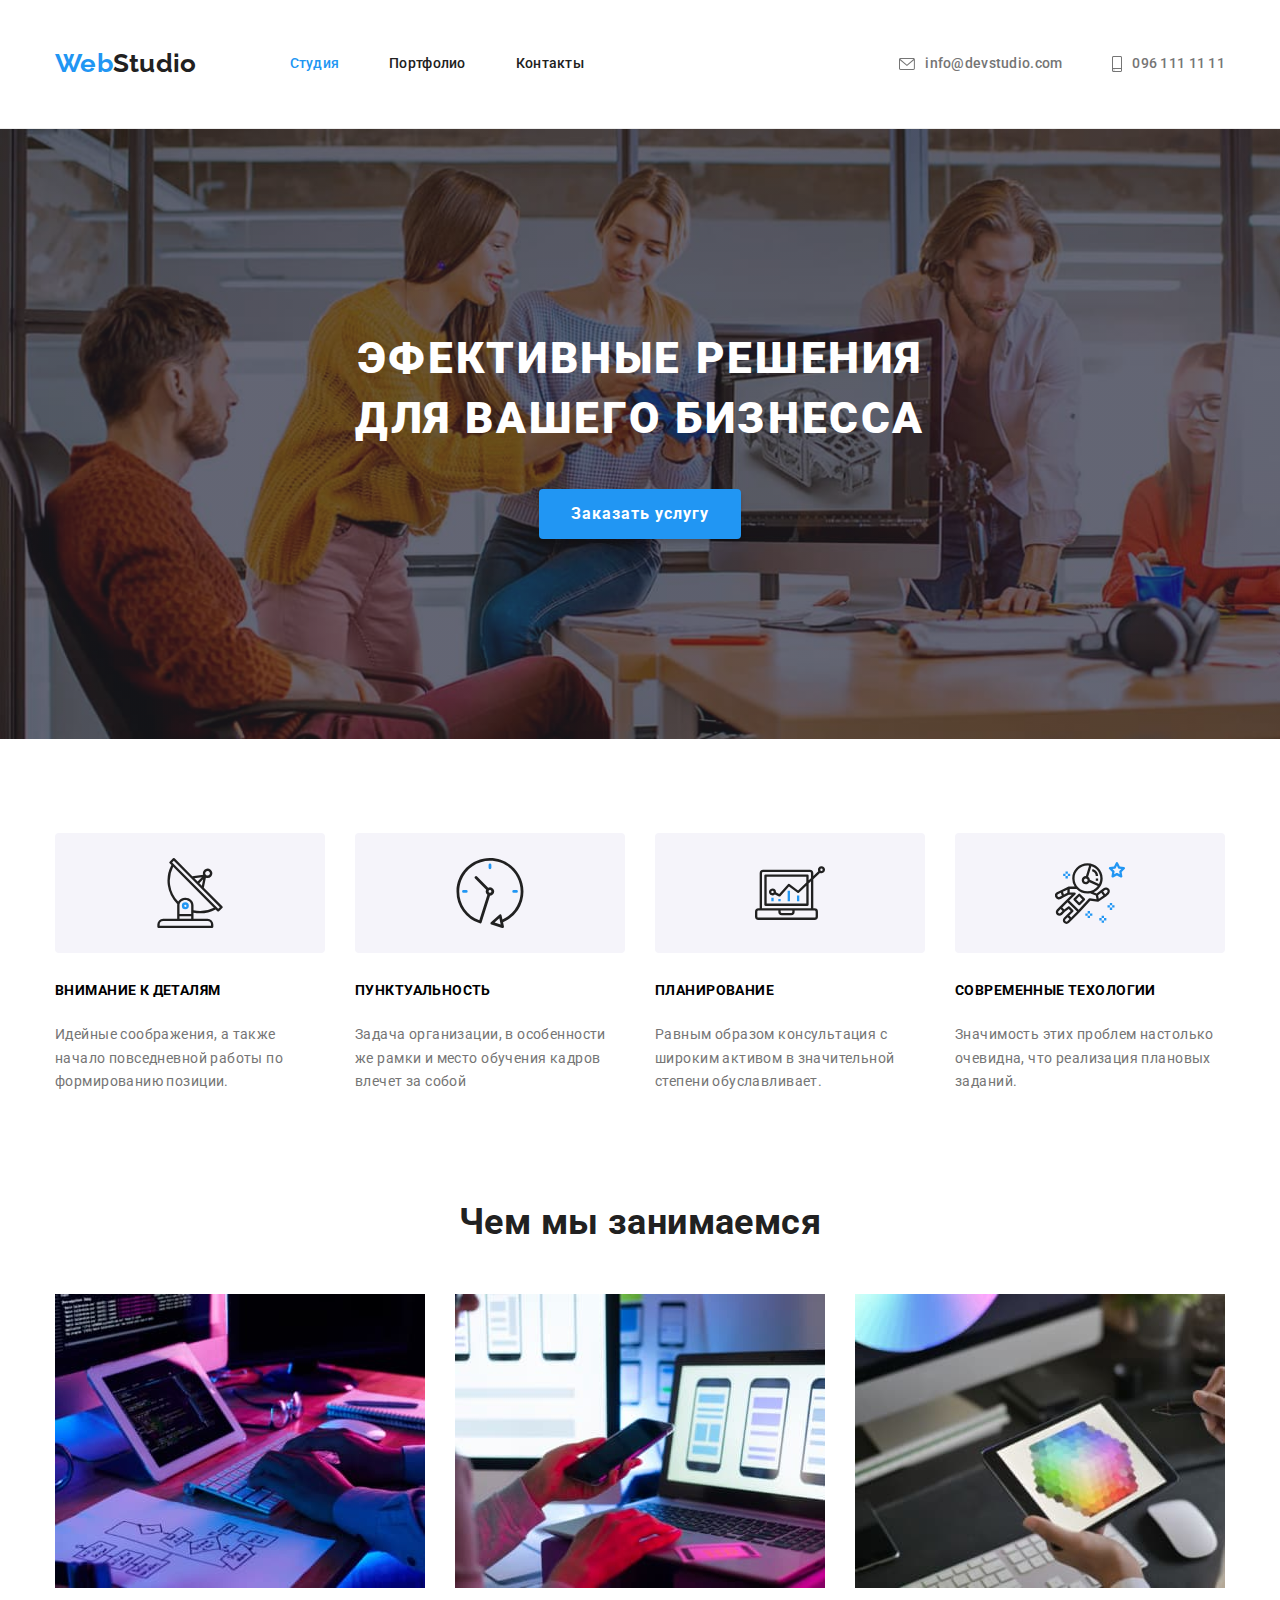
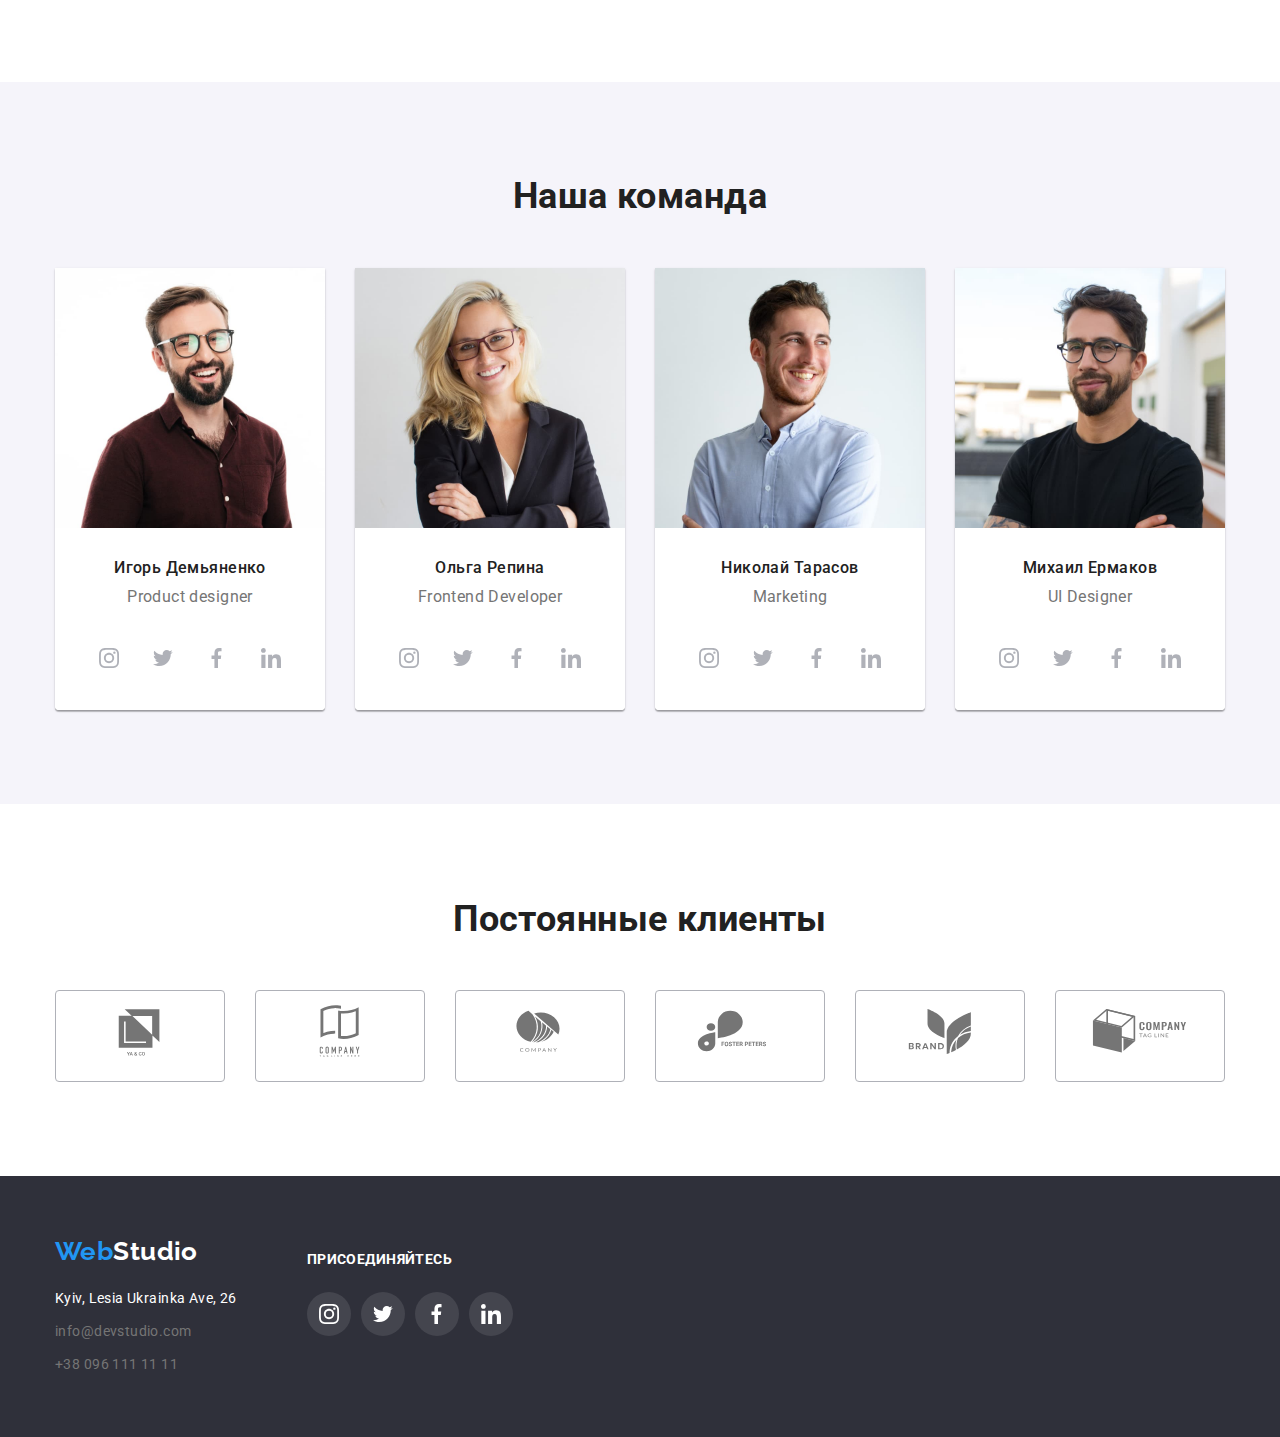
<file: index.html>
<!DOCTYPE html>
<html lang="ru">

<head>
  <meta charset="UTF-8" />
  <meta http-equiv="X-UA-Compatible" content="IE=edge" />
  <meta name="viewport" content="width=device-width, initial-scale=1.0" />
  <title>Document</title>
  <link rel="stylesheet"
    href="https://cdnjs.cloudflare.com/ajax/libs/modern-normalize/1.0.0/modern-normalize.min.css" />
  <link href="https://fonts.googleapis.com/css2?family=Raleway:wght@700&family=Roboto:wght@400;500;700;900&display=swap"
    rel="stylesheet" />
  <link rel="stylesheet" href="./css/style.css" />
</head>

<!--шапка сайта-->
<header class="page-header">
  <div class="header-container container">
    <nav class="nav">

      <a href="index.html" class="link logo">Web<span class="logo-studio">Studio</span></a>
      <ul class="list nav-list">

        <li class="nav-list-item"><a href="index.html" class="nav-link link blue">Студия</a></li>

        <li class="nav-list-item"><a href="portfolio.html" class="nav-link link">Портфолио</a></li>

        <li class="nav-list-item"><a href="" class="nav-link link">Контакты</a></li>
      </ul>
    </nav>
    <ul class="list contact-list">
      <li class="contact-list-item"><a href="mailto:info@devstudio.com" class="link contact-link"><svg
            class="icon mail-icon">
            <use href="./images/index_logo/symbol-defs.svg#icon-mailbox"></use>
          </svg>
          info@devstudio.com</a></li>

      <li class="contact-list-item"><a href="tel:+380961111111" class="link contact-link">
          <svg class="icon tel-icon">
            <use href="./images/index_logo/symbol-defs.svg#icon-smartphone"></use>
          </svg>
          096 111 11 11</a></li>
    </ul>

  </div>
</header>
<main>
  <!--главная страница-->

  <section class="hero">
    <div class="container">
      <h1 class="hero-title">Эфективные решения для вашего бизнесса</h1>
      <button type="button" class="hero-button">Заказать услугу</button>
    </div>
  </section>

  <section class="description section">
    <div class="container">
      <h2 class="visually-hidden">Наши особенности</h2>
      <ul class="description-list list card-set">
        <li class="description-item">
          <div class="description-icon">
            <svg class="icon">
              <use href="./images/index_logo/symbol-defs.svg#icon-antenna-1"></use>
            </svg>
          </div>
          <h3 class="description-title">Внимание к деталям</h3>
          <p class="about-content">Идейные соображения, а также начало повседневной работы по формированию позиции.</p>
        </li>
        <li class="description-item">
          <div class="description-icon">
            <svg class="icon">
              <use href="./images/index_logo/symbol-defs.svg#icon-clock-2"></use>
            </svg>
          </div>
          <h3 class="description-title">Пунктуальность</h3>
          <p class="about-content">
            Задача организации, в особенности же рамки и место обучения кадров влечет за собой
          </p>
        </li>
        <li class="description-item">
          <div class="description-icon">
            <svg class="icon">
              <use href="./images/index_logo/symbol-defs.svg#icon-diagram-3"></use>
            </svg>
          </div>
          <h3 class="description-title">Планирование</h3>
          <p class="about-content">
            Равным образом консультация с широким активом в значительной степени обуславливает.
          </p>
        </li>
        <li class="description-item">
          <div class="description-icon">
            <svg class="icon">
              <use href="./images/index_logo/symbol-defs.svg#icon-astronaut-4"></use>
            </svg>
          </div>
          <h3 class="description-title">Современные техологии</h3>
          <p class="about-content">Значимость этих проблем настолько очевидна, что реализация плановых заданий.</p>
        </li>
      </ul>
    </div>
  </section>

  <section class="section about">
    <div class="container">
      <h2 class="section-title">Чем мы занимаемся</h2>
      <ul class="about-list list card-set">
        <li class="about-item"><img src="./images/computer.jpg" alt="комп" width="370" height="294" /></li>
        <li class="about-item"><img src="./images/telephone.jpg" alt="телефон" width="370" height="294" /></li>
        <li class="about-item"><img src="./images/tablet.jpg" alt="планшет" width="370" height="294" /></li>
      </ul>
    </div>
  </section>
  <section class="team section">
    <div class="container">
      <h2 class="section-title">Наша команда</h2>
      <ul class="team-list list card-set">
        <li class="team-item">
          <img src="./images/man1.jpg" alt="Игорь Демьяненко" width="270" height="260" />
          <div class="team-about">
            <h3 class="team-name">Игорь Демьяненко</h3>
            <p class="team-work">Product designer</p>

            <ul class="socials list">
              <li class="socials-item">
                <a class="socials-link link" href="" target="_blank" rel="noopener noreferrer" aria-label="instagram">
                  <svg class="socials-icon" width="20px" height="20px">
                    <use href="./images/index_logo/symbol-defs.svg#icon-instagram"></use>
                  </svg>
                </a>
              </li>
              <li class="socials-item">
                <a class="socials-link link" href="" target="_blank" rel="noopener noreferrer" aria-label="twitter">
                  <svg class="socials-icon" width="20" height="20">
                    <use href="./images/index_logo/symbol-defs.svg#icon-twitter"></use>
                  </svg>
                </a>
              </li>
              <li class="socials-item">
                <a class="socials-link link" href="" target="_blank" rel="noopener noreferrer" aria-label="facebook">
                  <svg class="socials-icon" width="20" height="20">
                    <use href="./images/index_logo/symbol-defs.svg#icon-facebook"></use>
                  </svg>
                </a>
              </li>
              <li class="socials-item">
                <a class="socials-link link" href="" target="_blank" rel="noopener noreferrer" aria-label="linkedin">
                  <svg class="socials-icon" width="20" height="20">
                    <use href="./images/index_logo/symbol-defs.svg#icon-linkedin"></use>
                  </svg>
                </a>
              </li>
            </ul>
          </div>
        </li>
        <li class="team-item">
          <img src="./images/women1.jpg" alt="Ольга Репина" width="270" height="260" />
          <div class="team-about">
            <h3 class="team-name">Ольга Репина</h3>
            <p class="team-work">Frontend Developer</p>
            <ul class="socials list">
              <li class="socials-item">
                <a class="socials-link link" href="" target="_blank" rel="noopener noreferrer" aria-label="instagram">
                  <svg class="socials-icon" width="20px" height="20px">
                    <use href="./images/index_logo/symbol-defs.svg#icon-instagram"></use>
                  </svg>
                </a>
              </li>
              <li class="socials-item">
                <a class="socials-link link" href="" target="_blank" rel="noopener noreferrer" aria-label="twitter">
                  <svg class="socials-icon" width="20" height="20">
                    <use href="./images/index_logo/symbol-defs.svg#icon-twitter"></use>
                  </svg>
                </a>
              </li>
              <li class="socials-item">
                <a class="socials-link link" href="" target="_blank" rel="noopener noreferrer" aria-label="facebook">
                  <svg class="socials-icon" width="20" height="20">
                    <use href="./images/index_logo/symbol-defs.svg#icon-facebook"></use>
                  </svg>
                </a>
              </li>
              <li class="socials-item">
                <a class="socials-link link" href="" target="_blank" rel="noopener noreferrer" aria-label="linkedin">
                  <svg class="socials-icon" width="20" height="20">
                    <use href="./images/index_logo/symbol-defs.svg#icon-linkedin"></use>
                  </svg>
                </a>
              </li>
            </ul>
          </div>
        </li>

        <li class="team-item">
          <img src="./images/man2.jpg" alt="Николай Тарасов" width="270" height="260" />
          <div class="team-about">

            <h3 class="team-name">Николай Тарасов</h3>
            <p class="team-work">Marketing</p>
            <ul class="socials list">
              <li class="socials-item">
                <a class="socials-link link" href="" target="_blank" rel="noopener noreferrer" aria-label="instagram">
                  <svg class="socials-icon" width="20px" height="20px">
                    <use href="./images/index_logo/symbol-defs.svg#icon-instagram"></use>
                  </svg>
                </a>
              </li>
              <li class="socials-item">
                <a class="socials-link link" href="" target="_blank" rel="noopener noreferrer" aria-label="twitter">
                  <svg class="socials-icon" width="20" height="20">
                    <use href="./images/index_logo/symbol-defs.svg#icon-twitter"></use>
                  </svg>
                </a>
              </li>
              <li class="socials-item">
                <a class="socials-link link" href="" target="_blank" rel="noopener noreferrer" aria-label="facebook">
                  <svg class="socials-icon" width="20" height="20">
                    <use href="./images/index_logo/symbol-defs.svg#icon-facebook"></use>
                  </svg>
                </a>
              </li>
              <li class="socials-item">
                <a class="socials-link link" href="" target="_blank" rel="noopener noreferrer" aria-label="linkedin">
                  <svg class="socials-icon" width="20" height="20">
                    <use href="./images/index_logo/symbol-defs.svg#icon-linkedin"></use>
                  </svg>
                </a>

              </li>

            </ul>
          </div>

        <li class="team-item">
          <img src="./images/man3.jpg" alt="Михаил Ермаков" width="270" height="260" />

          <div class="team-about">
            <h3 class="team-name">Михаил Ермаков</h3>
            <p class="team-work">UI Designer</p>
            <ul class="socials list">
              <li class="socials-item">
                <a class="socials-link link" href="" target="_blank" rel="noopener noreferrer" aria-label="instagram">
                  <svg class="socials-icon" width="20px" height="20px">
                    <use href="./images/index_logo/symbol-defs.svg#icon-instagram"></use>
                  </svg>
                </a>
              </li>
              <li class="socials-item">
                <a class="socials-link link" href="" target="_blank" rel="noopener noreferrer" aria-label="twitter">
                  <svg class="socials-icon" width="20" height="20">
                    <use href="./images/index_logo/symbol-defs.svg#icon-twitter"></use>
                  </svg>
                </a>
              </li>
              <li class="socials-item">
                <a class="socials-link link" href="" target="_blank" rel="noopener noreferrer" aria-label="facebook">
                  <svg class="socials-icon" width="20" height="20">
                    <use href="./images/index_logo/symbol-defs.svg#icon-facebook"></use>
                  </svg>
                </a>
              </li>
              <li class="socials-item">
                <a class="socials-link link" href="" target="_blank" rel="noopener noreferrer" aria-label="linkedin">
                  <svg class="socials-icon" width="20" height="20">
                    <use href="./images/index_logo/symbol-defs.svg#icon-linkedin"></use>
                  </svg>
                </a>
              </li>
            </ul>

          </div>

      </ul>



    </div>

  </section>
  <section class="client-section section">
    <div class="container-client">
      <h3 class="client-section-title">Постоянные клиенты</h3>
      <ul class="client-list list ">
        <li class="client-logo-item">
          <a class="client-link link" href="" target="_blank" rel="noopener noreferrer" aria-label="linkedin">
            <svg class="socials-icon-logo" width="106" height="60">
              <use href="./images/index_logo/symbol-defs.svg#icon-Logo"></use>
            </svg>
          </a>

        </li>
        <li class="client-logo-item">
          <a class="client-link link" href="" target="_blank" rel="noopener noreferrer" aria-label="linkedin">
            <svg class="socials-icon-logo" width="106" height="60">
              <use href="./images/index_logo/symbol-defs.svg#icon-Logo-1"></use>
            </svg>
          </a>
        </li>
        <li class="client-logo-item">
          <a class="client-link link" href="" target="_blank" rel="noopener noreferrer" aria-label="linkedin">
            <svg class="socials-icon-logo" width="106" height="60">
              <use href="./images/index_logo/symbol-defs.svg#icon-Logo-2"></use>
            </svg>
          </a>
        </li>
        <li class="client-logo-item">
          <a class="client-link link" href="" target="_blank" rel="noopener noreferrer" aria-label="linkedin">
            <svg class="socials-icon-logo" width="106" height="60">
              <use href="./images/index_logo/symbol-defs.svg#icon-Logo-3"></use>
            </svg>
          </a>
        </li>
        <li class="client-logo-item">
          <a class="client-link link" href="" target="_blank" rel="noopener noreferrer" aria-label="linkedin">
            <svg class="socials-icon-logo" width="106" height="60">
              <use href="./images/index_logo/symbol-defs.svg#icon-Logo-4"></use>
            </svg>
          </a>
        </li>
        <li class="client-logo-item">
          <a class="client-link link" href="" target="_blank" rel="noopener noreferrer" aria-label="linkedin">
            <svg class="socials-icon-logo" width="106" height="60">
              <use href="./images/index_logo/symbol-defs.svg#icon-Logo-5"></use>
            </svg>
          </a>
        </li>
      </ul>
    </div>
  </section>


</main>

<!--футер-->


<footer class="footer-section">
  <div class="container">
    <div class="footer-container">
      <div class="footer-adress">
        <a href="index.html" class="logo-footer link logo">Web<span class="logo-studio">Studio</span>
        </a>
        <address class="footer-adress">
          <ul class="adress-list list">
            <li class="adress-item">
              <a class="link map" href="https://goo.gl/maps/7oPvkChuXzZk7sUt8" target="_blank"
                rel="noreferrer noopener">Kyiv, Lesia Ukrainka Ave, 26</a>
            </li>
            <li class="adress-item">
              <a href="mailto:info@devstudio.com" class="link">info@devstudio.com</a>
            </li>
            <li class="adress-item">
              <a href="tel:+380961111111" class="link">+38 096 111 11 11</a>
            </li>
          </ul>
        </address>
      </div>
      <div class="footer-social-list list">
        <h4 class="footer-social-title">ПРИСОЕДИНЯЙТЕСЬ</h4>
        <ul class="socials list">
          <li class="socials-item">
            <a class="footer-socials-link link" href="" target="_blank" rel="noopener noreferrer"
              aria-label="instagram">
              <svg class="footer-socials-icon" width="20px" height="20px">
                <use href="./images/index_logo/symbol-defs.svg#icon-instagram"></use>
              </svg>
            </a>
          </li>
          <li class="socials-item">
            <a class="footer-socials-link link" href="" target="_blank" rel="noopener noreferrer" aria-label="twitter">
              <svg class="footer-socials-icon" width="20" height="20">
                <use href="./images/index_logo/symbol-defs.svg#icon-twitter"></use>
              </svg>
            </a>
          </li>
          <li class="socials-item">
            <a class="footer-socials-link link" href="" target="_blank" rel="noopener noreferrer" aria-label="facebook">
              <svg class="footer-socials-icon" width="20" height="20">
                <use href="./images/index_logo/symbol-defs.svg#icon-facebook"></use>
              </svg>
            </a>
          </li>
          <li class="socials-item">
            <a class="footer-socials-link link" href="" target="_blank" rel="noopener noreferrer" aria-label="linkedin">
              <svg class="footer-socials-icon" width="20" height="20">
                <use href="./images/index_logo/symbol-defs.svg#icon-linkedin"></use>
              </svg>
            </a>
          </li>
        </ul>
      </div>
    </div>
  </div>
</footer>
</body>

</html>
</file>
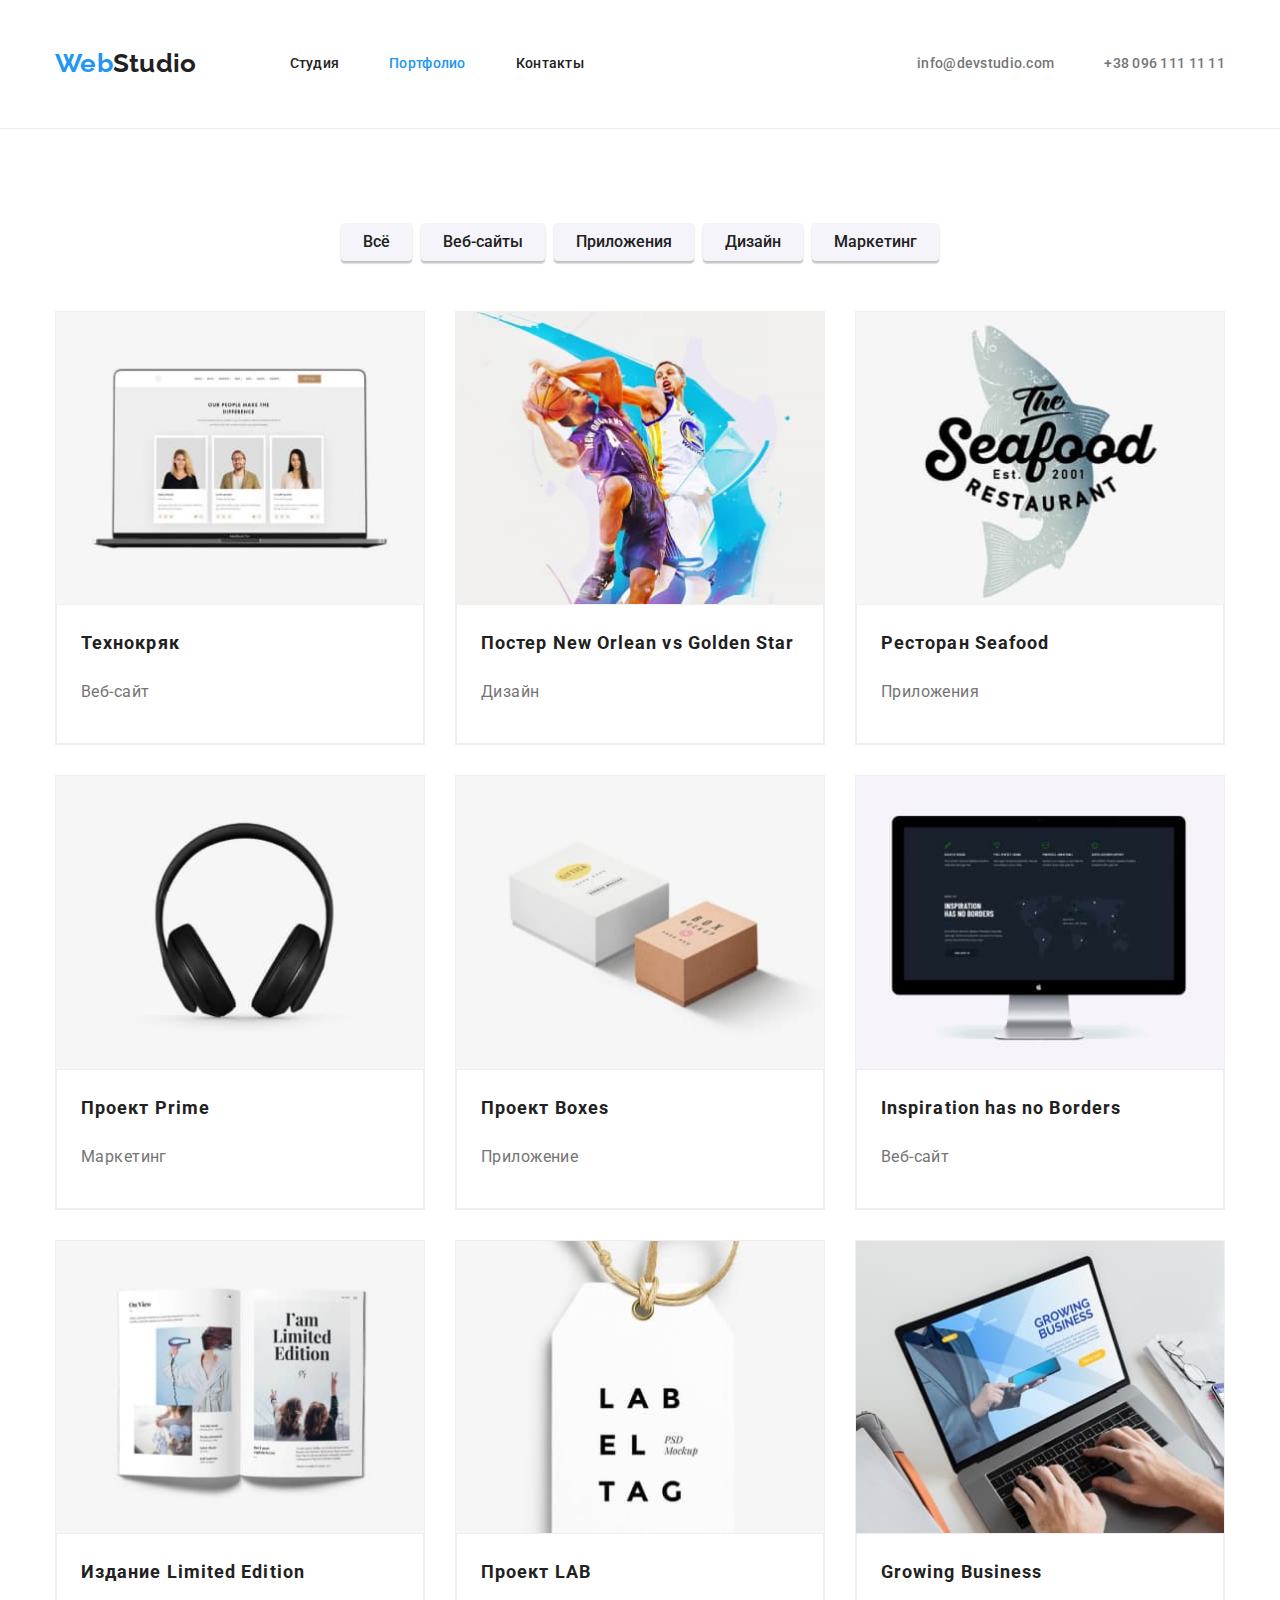
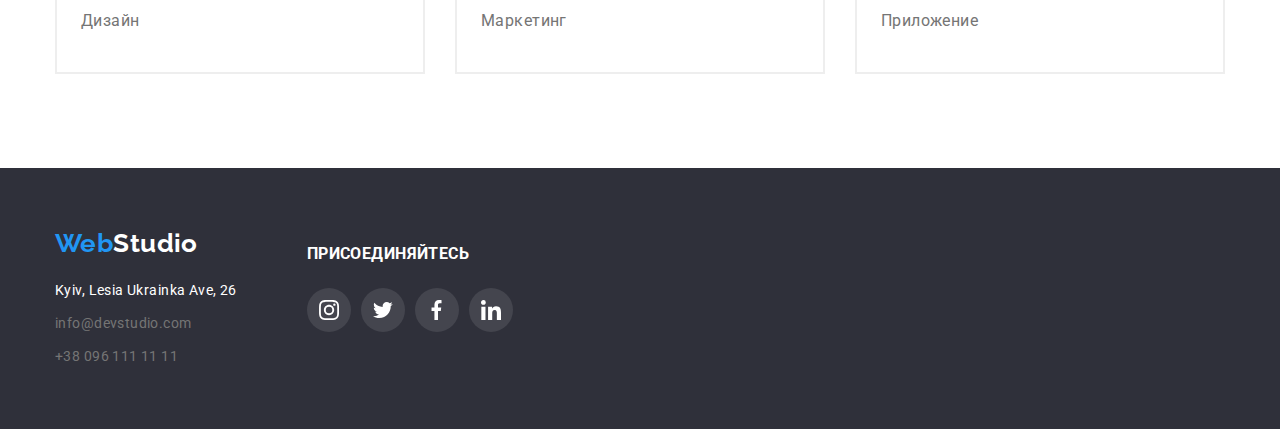
<file: portfolio.html>
<!DOCTYPE html>
<html lang="ru">
  <head>
    <meta charset="UTF-8" />
    <meta http-equiv="X-UA-Compatible" content="IE=edge" />
    <meta name="viewport" content="width=device-width, initial-scale=1.0" />
    <title>Document</title>
    <link
      rel="stylesheet"
      href="https://cdnjs.cloudflare.com/ajax/libs/modern-normalize/1.0.0/modern-normalize.min.css"
    />
    <link
      href="https://fonts.googleapis.com/css2?family=Raleway:wght@700&family=Roboto:wght@400;500;700;900&display=swap"
      rel="stylesheet"
    />
    <link rel="stylesheet" href="./css/style.css" />
  </head>

  <body>
    <!--шапка сайта-->
    <header class="page-header">
      <div class="header-container container">
        <nav class="nav">
          <a href="index.html" class="link logo">Web<span class="logo-studio">Studio</span></a>
          <ul class="list nav-list">
            <li class="nav-list-item"><a href="index.html" class="nav-link link">Студия</a></li>

            <li class="nav-list-item">
              <a href="portfolio.html" class="nav-link link blue">Портфолио</a>
            </li>

            <li class="nav-list-item"><a href="" class="nav-link link">Контакты</a></li>
          </ul>
        </nav>
        <ul class="list contact-list">
          <li class="contact-list-item">
            <a href="mailto:info@devstudio.com" class="link contact-link">info@devstudio.com</a>
          </li>

          <li class="contact-list-item">
            <a href="tel:+380961111111" class="link contact-link">+38 096 111 11 11</a>
          </li>
        </ul>
      </div>
    </header>
    <main>
      <!--главная страница-->
      <section class="filter section">
        <div class="container">
          <h1 class="visually-hidden">Наши работы</h1>
          <ul class="filter-list list">
            <li class="filter-list-item">
              <button type="button" class="filter-button">Всё</button>
            </li>
            <li class="filter-list-item">
              <button type="button" class="filter-button">Веб-сайты</button>
            </li>
            <li class="filter-list-item">
              <button type="button" class="filter-button">Приложения</button>
            </li>
            <li class="filter-list-item">
              <button type="button" class="filter-button">Дизайн</button>
            </li>
            <li class="filter-list-item">
              <button type="button" class="filter-button">Маркетинг</button>
            </li>
          </ul>
          <!--портфолио-->
          <ul class="list portfolio-list card-set">
            <li class="portfolio-item">
              <a href="" class="link portfolio-link"
                ><img src="./images/macbook_pro.jpg" alt="Технокряк" width="370" height="294" />
                <div class="cards-content">
                  <h2 class="portfolio-title">Технокряк</h2>
                  <p class="portfolio-text">Веб-сайт</p>
                </div>
              </a>
            </li>
            <li class="portfolio-item">
              <a href="" class="link portfolio-link"
                ><img
                  src="./images/macbook_pro_2.jpg"
                  alt="Постер New Orlean vs Golden Star"
                  width="370"
                  height="294"
                />
                <div class="cards-content">
                  <h2 class="portfolio-title">Постер New Orlean vs Golden Star</h2>
                  <p class="portfolio-text">Дизайн</p>
                </div>
              </a>
            </li>
            <li class="portfolio-item">
              <a href="" class="link portfolio-link"
                ><img
                  src="./images/macbook_pro_3.jpg"
                  alt="Ресторан Seafood"
                  width="370"
                  height="294"
                />
                <div class="cards-content">
                  <h2 class="portfolio-title">Ресторан Seafood</h2>
                  <p class="portfolio-text">Приложения</p>
                </div>
              </a>
            </li>
            <li class="portfolio-item">
              <a href="" class="link portfolio-link"
                ><img
                  src="./images/macbook_pro_4.jpg"
                  alt="Проект Prime"
                  width="370"
                  height="294"
                />
                <div class="cards-content">
                  <h2 class="portfolio-title">Проект Prime</h2>
                  <p class="portfolio-text">Маркетинг</p>
                </div>
              </a>
            </li>
            <li class="portfolio-item">
              <a href="" class="link portfolio-link"
                ><img
                  src="./images/macbook_pro_5.jpg"
                  alt="Проект Boxes"
                  width="370"
                  height="294"
                />
                <div class="cards-content">
                  <h2 class="portfolio-title">Проект Boxes</h2>
                  <p class="portfolio-text">Приложение</p>
                </div>
              </a>
            </li>
            <li class="portfolio-item">
              <a href="" class="link portfolio-link"
                ><img
                  src="./images/macbook_pro_6.jpg"
                  alt="Inspiration has no Borders"
                  width="370"
                  height="294"
                />
                <div class="cards-content">
                  <h2 class="portfolio-title">Inspiration has no Borders</h2>
                  <p class="portfolio-text">Веб-сайт</p>
                </div>
              </a>
            </li>
            <li class="portfolio-item">
              <a href="" class="link portfolio-link"
                ><img
                  src="./images/macbook_pro_7.jpg"
                  alt="Издание Limited Edition"
                  width="370"
                  height="294"
                />

                <div class="cards-content">
                  <h2 class="portfolio-title">Издание Limited Edition</h2>
                  <p class="portfolio-text">Дизайн</p>
                </div>
              </a>
            </li>
            <li class="portfolio-item">
              <a href="" class="link portfolio-link"
                ><img src="./images/macbook_pro_8.jpg" alt="Проект LAB" width="370" height="294" />
                <div class="cards-content">
                  <h2 class="portfolio-title">Проект LAB</h2>
                  <p class="portfolio-text">Маркетинг</p>
                </div>
              </a>
            </li>
            <li class="portfolio-item">
              <a href="" class="link portfolio-link"
                ><img
                  src="./images/macbook_pro_9.jpg"
                  alt="Growing Business"
                  width="370"
                  height="294"
                />
                <div class="cards-content">
                  <h2 class="portfolio-title">Growing Business</h2>
                  <p class="portfolio-text">Приложение</p>
                </div>
              </a>
            </li>
          </ul>
        </div>
      </section>
    </main>
    <!--футер-->

    <footer class="footer-section">
      <div class="container">
        <div class="footer-container">
          <div class="footer-adress">
            <a href="index.html" class="logo-footer link logo"
            >Web<span class="logo-studio">Studio</span>
          </a>
          <address class="footer-adress">
            <ul class="adress-list list">
              <li class="adress-item">
                <a
                  class="link map"
                  href="https://goo.gl/maps/7oPvkChuXzZk7sUt8"
                  target="_blank"
                  rel="noreferrer noopener"
                  >Kyiv, Lesia Ukrainka Ave, 26</a
                >
              </li>
              <li class="adress-item">
                <a href="mailto:info@devstudio.com" class="link">info@devstudio.com</a>
              </li>
              <li class="adress-item">
                <a href="tel:+380961111111" class="link">+38 096 111 11 11</a>
              </li>
            </ul>
          </address>
        </div>
          <div class="footer-social-list list">
            <h3 class="footer-social-title">ПРИСОЕДИНЯЙТЕСЬ</h3>
            <ul class="socials list">
              <li class="socials-item">
                <a
                  class="footer-socials-link link"
                  href=""
                  target="_blank"
                  rel="noopener noreferrer"
                  aria-label="instagram"
                >
                  <svg class="footer-socials-icon" width="20px" height="20px">
                    <use href="./images/index_logo/symbol-defs.svg#icon-instagram"></use>
                  </svg>
                </a>
              </li>
              <li class="socials-item">
                <a
                  class="footer-socials-link link"
                  href=""
                  target="_blank"
                  rel="noopener noreferrer"
                  aria-label="twitter"
                >
                  <svg class="footer-socials-icon" width="20" height="20">
                    <use href="./images/index_logo/symbol-defs.svg#icon-twitter"></use>
                  </svg>
                </a>
              </li>
              <li class="socials-item">
                <a
                  class="footer-socials-link link"
                  href=""
                  target="_blank"
                  rel="noopener noreferrer"
                  aria-label="facebook"
                >
                  <svg class="footer-socials-icon" width="20" height="20">
                    <use href="./images/index_logo/symbol-defs.svg#icon-facebook"></use>
                  </svg>
                </a>
              </li>
              <li class="socials-item">
                <a
                  class="footer-socials-link link"
                  href=""
                  target="_blank"
                  rel="noopener noreferrer"
                  aria-label="linkedin"
                >
                  <svg class="footer-socials-icon" width="20" height="20">
                    <use href="./images/index_logo/symbol-defs.svg#icon-linkedin"></use>
                  </svg>
                </a>
              </li>
            </ul>
          </div>
        </div>
      </div>
    </footer>
  </body>
</html>
</file>
<file: css/style.css>
:root {
  --color-grey: #757575;
  --color-dark-grey: #212121;
  --color-light-blue: #2196f3;
  --color-white: #ffffff;
  --color-black: #000000;
  --color-footer-font: #2f303a;
  --color-filter-button: #f5f4fa;
  --color-footer-primary: rgba(255, 255, 255, 0.6);
  --color-border: 1px solid #eeeeee;
  --color-head-border: 1px solid #ececec;
  --color-social-links: #afb1b8;
  --color-bg-footer-social-links: rgba(255, 255, 255, 0.1);
  --color-client-border: 1px solid #AFB1B8;
  --color-client-bord-hover: 1px solid #2196F3;

}

html {
  box-sizing: border-box;
}

*,
*::before,
*::after {
  box-sizing: inherit;
}

.visually-hidden {
  position: absolute;
  width: 1px;
  height: 1px;
  margin: -1px;
  border: 0;
  padding: 0;
  white-space: nowrap;
  clip-path: inset(100%);
  clip: rect(0 0 0 0);
  overflow: hidden;
}

h1,
h2,
h3,
h4,
h5 p {
  margin: 0;
}

ul,
ol {
  padding: 0;
  margin: 0;
}

img {
  display: block;
  max-width: 100%;
  height: auto;
}

body {
  font-weight: 400;
  font-size: 14px;
  line-height: 1.71;
  letter-spacing: 0.03em;
  color: var(--color-grey);
  font-family: 'Roboto', sans-serif;
}

.page-header {
  font-weight: 500;
  line-height: 1.14;
  letter-spacing: 0.02em;
  background: var(--color-white);
  padding: 24px 0;
  border-bottom: var(--color-head-border);
}

.page-header .logo {
  margin-right: 93px;
  align-items: center;
}

.list {
  list-style-type: none;
}

.link {
  color: currentColor;
  text-decoration: none;
}

.container {
  width: 1200px;
  margin: 0 auto;
  padding-right: 15px;
  padding-left: 15px;
}

.section {
  padding-top: 94px;
  padding-bottom: 94px;
}

.nav-list {
  color: var(--color-dark-grey);
  display: flex;
  column-gap: 50px;
  margin-right: auto;
}

.nav {
  display: flex;
  align-items: center;
}

.contact-list-item:not(:last-child) {
  margin-right: 50px;
}

.nav-list .blue {
  color: var(--color-light-blue);
}

.logo {
  color: var(--color-light-blue);
  font-family: 'Raleway';
  font-style: normal;
  font-weight: 700;
  font-size: 26px;
  line-height: 1.2;
  /* margin-right: 93px; */
}

.logo-studio {
  color: var(--color-dark-grey);
}

.header-container {
  display: flex;
  align-items: center;
}

.link-container {
  display: flex;
}

.nav-list>.nav-link:not(:last-child) {
  margin-right: 50px;
}

.nav-list a:hover,
.nav-list a:focus {
  color: var(--color-light-blue);
}

.contact-list {
  margin-left: auto;
  display: flex;
  align-items: center;
}

.card-set {
  display: flex;
  /* Make a flex container multiline */
  flex-wrap: wrap;
  /* Set gap between rows and columns */
  gap: 30px;
}

.description-item {
  flex-basis: calc((100% - 90px) / 4);
}

.about {
  padding-top: 0;
}

.about-item {
  flex-basis: calc((100% - 60px) / 3);
}

.filter-list {
  margin-bottom: 50px;
  display: flex;
  column-gap: 9px;
  justify-content: center;
}

.filter-list-item {
  align-items: center;
}

.nav-link,
.contact-link {
  display: flex;
  justify-content: center;
  padding-top: 32px;
  padding-bottom: 32px;
}

.contact-link:hover,
.contact-link:focus {
  color: var(--color-light-blue);
}

.hero {
  text-align: center;
  background: var(--color-footer-font);
  padding-top: 200px;
  padding-bottom: 200px;
  background-image: linear-gradient(to right, rgba(47, 48, 58, 0.4), rgba(47, 48, 58, 0.4)), url(/images/index_logo/header-img.jpg);

  background-repeat: no-repeat;
  background-size: cover;
}

.hero-title {
  font-weight: 900;
  font-size: 44px;
  line-height: 1.36;
  letter-spacing: 0.06em;
  text-transform: uppercase;

  color: var(--color-white);
  width: 642px;
  margin-left: auto;
  margin-right: auto;
  margin-bottom: 40px;
}

.hero-button {
  display: inline-block;
  padding: 10px 32px;
  font-weight: 700;
  font-size: 16px;
  line-height: 1.875;
  letter-spacing: 0.06em;
  background: var(--color-light-blue);
  color: var(--color-white);
  box-shadow: 0px 4px 4px rgba(0, 0, 0, 0.15);
  border-radius: 4px;
  border: none;
  cursor: pointer;
}

.hero-button:hover,
.hero-button:focus {
  background-color: var(--color-filter-button);
  color: var(--color-dark-grey);
}

.description-title {
  font-weight: 700;
  font-size: 14px;
  line-height: 1.14;
  text-transform: uppercase;
  color: var(--color-black);
  padding-bottom: 10px;
}

.section-title {
  margin-bottom: 50px;
  font-weight: 700;
  font-size: 36px;
  line-height: 1.16;
  color: var(--color-dark-grey);
  text-align: center;
}

.team-item {
  box-shadow: 0px 1px 3px rgba(0, 0, 0, 0.12), 0px 1px 1px rgba(0, 0, 0, 0.14),
    0px 2px 1px rgba(0, 0, 0, 0.2);
  border-radius: 0px 0px 4px 4px;
  background-color: var(--color-white);
  flex-basis: calc((100% - 90px) / 4);
}

.team {
  background: var(--color-filter-button);
}

.team-name {
  margin-top: 30px;
  font-weight: 500;
  font-size: 16px;
  line-height: 1.19;
  /* identical to box height */
  text-align: center;
  color: var(--color-dark-grey);
}

.team-work {
  margin-top: 10px;
  margin-bottom: 30px;
  text-align: center;
  font-size: 16px;
  line-height: 1.19;
  /* identical to box height */
}

.team-about {
  align-items: center;
  background-color: var(--color-white);
  border-radius: 0px 0px 4px 4px;
  padding: 0;
  margin: 0;
}



.adress-item:not(:last-child) {
  margin-bottom: 9px;
}

/* футер */

.map {
  color: var(--color-white);
}

.map:hover,
.map:focus {
  color: var(--color-light-blue);
}

.footer-section {
  background: var(--color-footer-font);
  padding-top: 60px;
  padding-bottom: 60px;
}

.footer-section .logo-studio {
  color: var(--color-white);
}

/* портфолио */
.filter-button {
  font-family: 'Roboto';
  font-style: normal;
  font-weight: 500;
  font-size: 16px;
  line-height: 1.62;
  background: var(--color-filter-button);
  color: var(--color-dark-grey);
  cursor: pointer;
  border: none;
  padding: 6px 22px;
  height: 38px;
  box-shadow: 0px 3px 1px rgba(0, 0, 0, 0.1), 0px 1px 2px rgba(0, 0, 0, 0.08),
    0px 2px 2px rgba(0, 0, 0, 0.12);
  border-radius: 4px;
}

.filter-button:hover,
.filter-button:focus {
  background-color: var(--color-light-blue);
  color: var(--color-filter-button);
  background: #2196f3;
  /* shadow-middle */
}

.container .logo-footer {
  /* margin-top: 60px; */
  margin-bottom: 20px;
  display: inline-block;
}

.footer-adress {
  font-style: normal;
}

.portfolio-list {
  font-size: 16px;
  line-height: 1.87;
  /* identical to box height, or 188% */
}

.portfolio-item {
  border: var(--color-border);
  flex-basis: calc((100% - 60px) / 3);
}

.portfolio-item:hover {
  box-shadow: 0px 1px 1px rgba(0, 0, 0, 0.12), 0px 4px 4px rgba(0, 0, 0, 0.06),
    1px 4px 6px rgba(0, 0, 0, 0.16);
}

.portfolio-title {
  font-weight: 700;
  font-size: 18px;
  line-height: 2;
  /* identical to box height, or 200% */
  letter-spacing: 0.06em;
  color: var(--color-dark-grey);
}

.cards-content {
  padding: 20px 24px;
  border: var(--color-border);
}

/*----- описание логотипов---- */
.mail-icon {
  width: 16px;
  height: 12px;
}

.icon:hover {
  fill: var(--color-light-blue);
}

.tel-icon {
  width: 10px;
  height: 16px;
}

.contact-list .icon {
  fill: currentColor;
  align-self: center;
  margin-right: 10px;
}

.description-icon {
  display: flex;
  height: 120px;
  background-color: var(--color-filter-button);
  border-radius: 4px;
  column-gap: 30px;
  margin-bottom: 30px;
  justify-content: center;
  align-items: center;
}

.description-icon .icon {
  height: 70px;
  width: 70px;
  justify-self: center;
}

/* .team-content-list {
  background-color: rgba(245, 244, 250, 1);
  margin: 0 auto 30px;
  width: 270px;
  height: 120px;
  border: none;
  padding-top: 25px;
} */
/* .team-icon {
  display: flex;
  content: '';
  margin: 0 auto;
  text-align: center;
} */
/**|=======
   |социальные 
   |=======
*/
.socials {
  display: flex;
  align-items: center;
  justify-content: center;
  gap: 10px;
}

.socials-link {
  display: flex;
  align-items: center;
  justify-content: center;
  width: 44px;
  height: 44px;
  background-color: var(--color-white);
  border-radius: 50%;
  margin-bottom: 30px;
}

.socials-icon {
  fill: var(--color-social-links);
}

.socials-link:hover {
  background-color: var(--color-light-blue);
}

.socials-link:hover .socials-icon {
  fill: var(--color-white);
}

.footer-social-title {
  color: var(--color-white);
  padding-bottom: 20px;
}

.footer-social-list {
  width: 206px;
  height: 80px;
  align-items: center;
  padding-top: 12px;
  padding-bottom: 100px;
  margin-left: 70px;
}

.footer-container {
  display: inline-flex;
}

.footer-socials-icon {
  fill: var(--color-white);
}

.footer-socials-link {
  display: flex;
  align-items: center;
  justify-content: center;
  width: 44px;
  height: 44px;
  background-color: var(--color-bg-footer-social-links);
  border-radius: 50%;
  margin-bottom: 30px;
}

.footer-socials-link:hover {
  background-color: var(--color-light-blue)
}


.client-section-title {
  text-align: center;
  font-family: 'Roboto';
  font-style: normal;
  font-weight: 700;
  font-size: 36px;
  line-height: 42px;
  color: var(--color-dark-grey);

  margin-bottom: 50px;
}

.client-list {
  display: flex;
  align-items: center;
  justify-content: center;
  gap: 30px;


}

.client-logo-item {
  display: flex;
  align-items: center;
  justify-content: center;
  height: 92px;
  width: 170px;
  border: var(--color-client-border);

  border-radius: 4px;
  cursor: pointer;
}

.socials-icon-logo {
  fill: var(--color-grey);
}

.client-logo-item:hover {
  color: var(--color-light-blue);
  border: var(--color-client-bord-hover);
}

.client-logo-item:hover .socials-icon-logo {
  fill: var(--color-light-blue);
}
</file>
